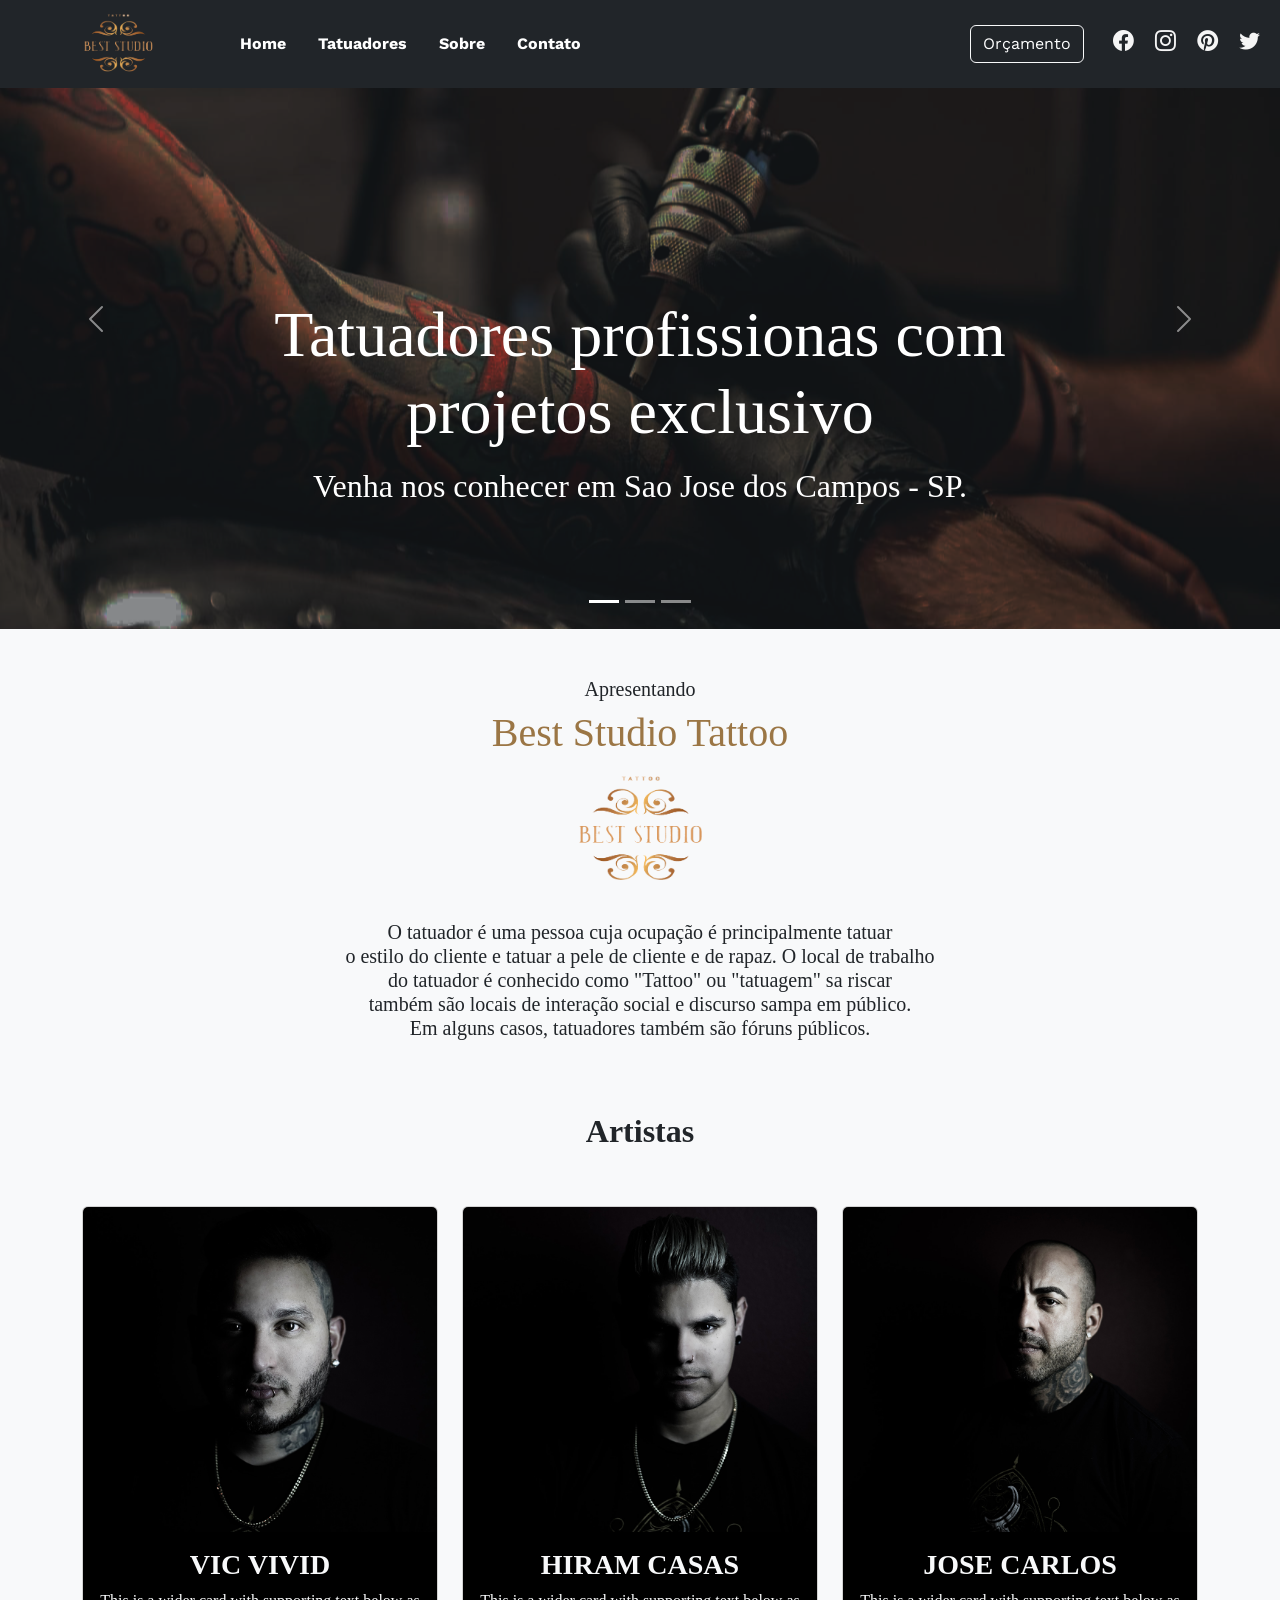
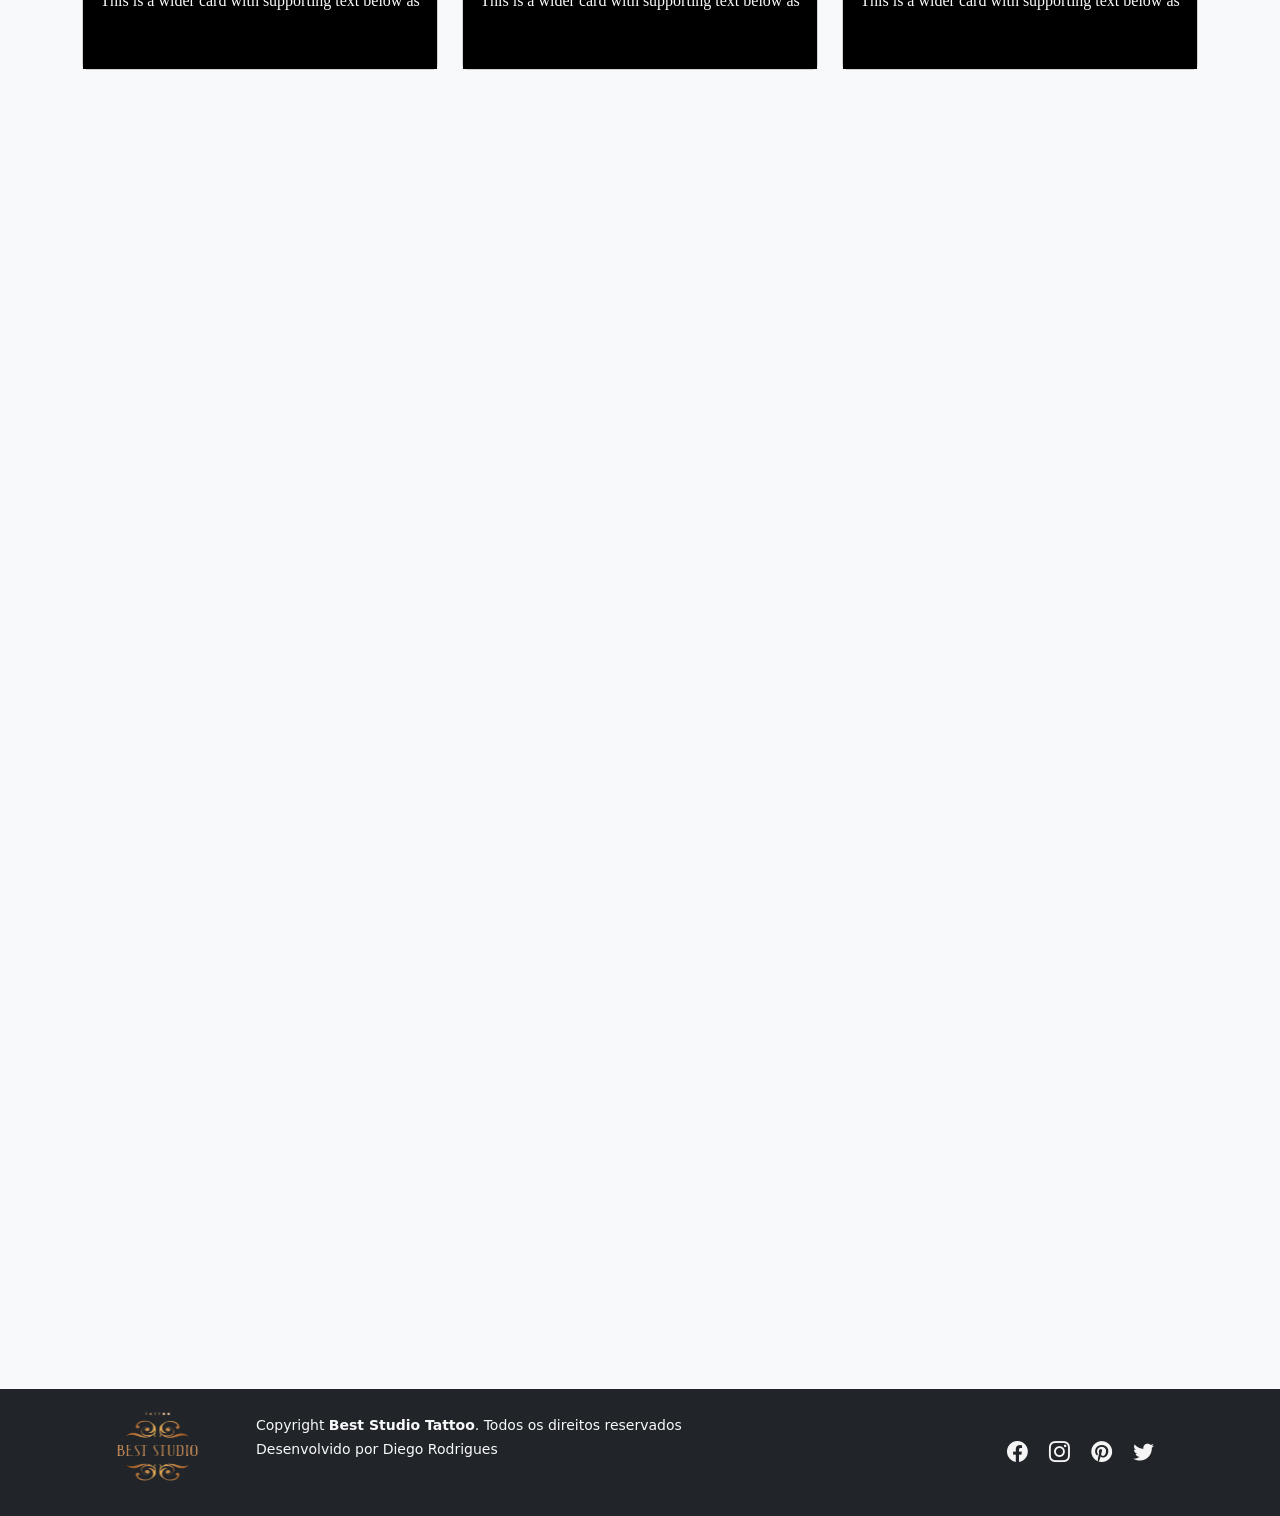
<file: index.html>
<!doctype html>
<html lang="pt-br">

<head>
  <!-- Required meta tags -->
  <meta charset="utf-8">
  <meta name="viewport" content="width=device-width, initial-scale=1">

  <!-- Fonts -->
  <link rel="preconnect" href="https://fonts.googleapis.com">
  <link rel="preconnect" href="https://fonts.gstatic.com" crossorigin>
  <link href="https://fonts.googleapis.com/css2?family=Work+Sans:wght@400;500&display=swap" rel="stylesheet">
  <!-- Icons -->
  <link rel="stylesheet" href="https://cdn.jsdelivr.net/npm/bootstrap-icons@1.7.0/font/bootstrap-icons.css">

  <!-- Bootstrap CSS -->
  <link href="https://cdn.jsdelivr.net/npm/bootstrap@5.1.3/dist/css/bootstrap.min.css" rel="stylesheet" integrity="sha384-1BmE4kWBq78iYhFldvKuhfTAU6auU8tT94WrHftjDbrCEXSU1oBoqyl2QvZ6jIW3" crossorigin="anonymous">
  <link rel="stylesheet" href="css/estilo.css">
  <title>Inkaos Tattoo</title>
</head>

<body class="bg-light">
  <nav class="navbar p-0 m-0 fixed-top navbar-expand-md navbar-dark bg-dark">
    <div class="container-fluid">
      <a class="navbar-brand mx-5 p-2" href="index.php">
        <img src="img/logotattoo.png" width="100px" title="Inkaos Tattoo" alt="Inkaos Tattoo">
      </a>
      <button class="navbar-toggler" type="button" data-bs-toggle="collapse" data-bs-target="#navbarNav"
        aria-controls="navbarNav" aria-expanded="false" aria-label="Toggle navigation">
        <span class="navbar-toggler-icon"></span>
      </button>
      <div class="collapse navbar-collapse mr-auto" id="navbarNav">
        <ul class="navbar-nav me-auto mb-md-0">
          <li class="nav-item d-none d-md-block mx-2">
            <a href="index.php" class="nav-link icone-home"> <strong>Home</strong></a>
          </li>

          <li class="nav-item mx-2">
            <a href="tatuadores.php" class="nav-link"> <strong>Tatuadores</strong></a>
          </li>

          <li class="nav-item mx-2">
            <a href="sobre.php" class="nav-link"><strong>Sobre</strong></a>
          </li>

          <li class="nav-item mx-2">
            <a href="contato.php" class="nav-link"><strong>Contato</strong></a>
          </li>
        </ul>
        <div class="d-none d-lg-block">
          <button class="btn btn-outline-light mx-3" type="button"><a href="contato.php">Orçamento</a></button>
          <a href=""><i class="bi bi-facebook mx-2 my-auto tam2"></i></a>
          <a href=""><i class="bi bi-instagram mx-2 my-auto tam3"></i></a>
          <a href=""><i class="bi bi-pinterest mx-2 my-auto tam4"></i></a>
          <a href=""><i class="bi bi-twitter mx-2 my-auto tam4"></i></a>
        </div>
      </div>
    </div>
  </nav>
  <main>
    <div class="pt-lg-1 pt-5 mt-lg-1 mt-4 bg-dark">
      <div id="carouselExampleCaptions" class="carousel slide" data-bs-ride="carousel">
        <div class="carousel-indicators">
          <button type="button" data-bs-target="#carouselExampleCaptions" data-bs-slide-to="0" class="active" aria-current="true" aria-label="Slide 1"></button>
          <button type="button" data-bs-target="#carouselExampleCaptions" data-bs-slide-to="1" aria-label="Slide 2"></button>
          <button type="button" data-bs-target="#carouselExampleCaptions" data-bs-slide-to="2" aria-label="Slide 3"></button>
        </div>
        <div class="carousel-inner">
          <div class="carousel-item active">
            <img src="img/carousel11.png" class="d-sm-block d-none w-100 op bg-painel">
            <img src="img/carousel111.png" class="d-sm-none w-100 bg-painel">
            <div class="carousel-caption my-5 mb-3 mb-md-5 py-5"> <br>
              <h1 class="py-2 my-0">Tatuadores profissionas com projetos exclusivo</h1>
              <h4 class="my-2 py-0">Venha nos conhecer em Sao Jose dos Campos - SP.</h4>
            </div>
          </div>
          <div class="carousel-item">
            <img src="img/carousel22.png" class="d-sm-block d-none w-100 op bg-painel">
            <img src="img/carousel222.png" class="d-sm-none w-100 bg-painel">
            <div class="carousel-caption my-5 mb-3 mb-md-5 py-5">
              <h1 class="py-2 anime my-0">Todos os estilos de tattoo em um só estúdio</h1>
              <h4 class="my-2 anime py-0">Realismo - Mangá - Geometria - Oriental - Blackwork.</h4>
            </div>
          </div>
          <div class="carousel-item">
            <img src="img/carousel33.png" class="d-sm-block d-none w-100 op bg-painel">
            <img src="img/carousel333.png" class="d-sm-none w-100 bg-painel">
            <div class="carousel-caption my-5 mb-3 mb-md-5 py-5">
              <h1 class="py-2 anime my-0">Há uma década oferecendo serviços de alta qualidade</h1>
              <h4 class="my-2 anime py-0">Tatuadores Experientes para Realizar a Tatuagem de Seus Sonhos.</h4>
            </div>
          </div>
        </div>
        <button class="carousel-control-prev" type="button" data-bs-target="#carouselExampleCaptions" data-bs-slide="prev">
          <span class="carousel-control-prev-icon" aria-hidden="true"></span>
          <span class="visually-hidden">Previous</span>
        </button>
        <button class="carousel-control-next" type="button" data-bs-target="#carouselExampleCaptions" data-bs-slide="next">
          <span class="carousel-control-next-icon" aria-hidden="true"></span>
          <span class="visually-hidden">Next</span>
        </button>
        <span id="sobrenos"></span>
      </div>
    </div>

    <section id="sobre" class="anime">
      <div class="text-center container color-exclusive fontOld my-5">
        <h5 class="text-dark">Apresentando</h5>
        <h1>Best Studio Tattoo</h1>
        <div>
          <img src="img/logotattoo.png" width="180px"> <br>
          <br>
        </div>
        <div class="text-dark text-center mb-md-4 container">
          <h5>O tatuador é uma pessoa cuja ocupação é
            principalmente tatuar <br class="d-md-block d-none"> o estilo do cliente
            e tatuar a pele de cliente
            e de rapaz. O local de trabalho <br class="d-md-block d-none"> do tatuador é
            conhecido como "Tattoo" ou "tatuagem" sa riscar<br> também
            são locais de interação social e discurso sampa em público. <br class="d-md-block d-none">
            Em alguns casos, tatuadores também são fóruns públicos.
          </h5>
        </div>
      </div>
    </section>

    <section id="Tatuadores"> <br>
      <h1 class="text-center text-dark"><strong>Artistas</strong> </h1> <br>
      <div class="container text-dark pt-4 fontOld">
        <div class="row row-cols-1 row-cols-md-3 g-4">
          <div class="col">
            <div class="card h-100">
              <img src="img/tattoocard1.jpg" class="card-img-top w-100" alt="...">
              <div class="card-body bg-black text-light text-center">
                <h3 class="card-title text-center"><strong>VIC VIVID</strong></h3>
                <p class="card-text">This is a wider card with supporting text below as </p> <br>
              </div>
            </div>
          </div>
          <div class="col">
            <div class="card h-100">
              <img src="img/tattoocard2.jpg" class="card-img-top w-100" alt="...">
              <div class="card-body bg-black text-light text-center">
                <h3 class="card-title text-center"><strong>HIRAM CASAS </strong></h3>
                <p class="card-text">This is a wider card with supporting text below as </p> <br>
              </div>
            </div>
          </div>
          <div class="col">
            <div class="card h-100">
              <img src="img/tattoocard3.jpg" class="card-img-top w-100" alt="...">
              <div class="card-body bg-black text-light text-center">
                <h3 class="card-title text-center"> <strong>JOSE CARLOS</strong> </h3>
                <p class="card-text">This is a wider card with supporting text below as
                </p> <br>
              </div>
            </div>
          </div>
        </div>
      </div>
    </section>

    <section id="destaque" class="py-4 anime">
      <div class="container-fluid mt-5 pt-5 fontOld bg-destaque">
        <div class="pt-5 mt-5">
          <h1 class="text-center mt-4">Fazer você bem
            são os quesitos determinantes<br> de um
            tatuador de sucesso.
          </h1>
          <div class="row">
            <div class="col-md-4"></div>
            <div class="col-md-4 m-5 p-5 pt-1 mt-md-0">
              <div class="m-md-5 my-md-0 p-md-5">
                <button class="btn btn-outline-light p-3" type="button">Orçamento</button>
              </div>
            </div>
            <div class="col-md-4"></div>
          </div>
        </div>
      </div>
    </section>


    <section id="contato" class="anime">
      <div class="container fontOld text-dark bg-light pt-5 my-5">
        <div class="card">
          <form class="needs-validation bg-light" novalidate method="post" action="envio.html">
            <div class="card-header">
              <h1>Contato para orçamentos</h1>
            </div>
            <div class="card-body">
              <div class="row g-3">
                <div class="col-md-5">
                  <label for="nome" class="form-label">Nome</label>
                  <input id="nome" name="nome" class="form-control" placeholder="Informe seu nome" type="text" required>
                  <div class="valid-feedback">Ok</div>
                  <div class="invalid-feedback">Informe o seu nome</div>
                </div>
                <div class="col-md-5">
                  <label for="email" class="form-label">Email </label>
                  <input type="email" id="email" name="email" class="form-control" placeholder="Informe email" required>
                  <div class="valid-feedback">Ok</div>
                  <div class="invalid-feedback">Informe seu email</div>
                </div>
                <div class="my-2 col-5">
                  <label for="Tatuadores" class="form-label">Escolha o Tatuador</label>
                  <select class="form-select" name="Tatuadoress" id="tatuadores">
                    <option value="1">VIC</option>
                    <option value="2">HIRAM</option>
                    <option value="3">CARLOS</option>
                  </select>
                </div>
                <div class="col-md-12">
                  <label for="comentario" class="form-label">Mensagem</label>
                  <textarea name="msg" id="msg" class="form-control" placeholder="Escreva um comentario" required rows="6"></textarea>
                </div>
              </div>
            </div>
            <div class="card-footer">
              <button class="btn btn-dark" type="submit" onclick="salvar();" data-bs-toggle="modal" data-bs-target="#enviarMensagem">
                Enviar Mensagem <i class="bi bi-reply"></i>
              </button>
            </div>
          </form>
        </div>
      </div>
    </section>

  </main>
  <footer>
    <div class="container-fluid bg-dark">
      <div class="container">
        <div class="row text-light">
          <div class="col-auto"> <img src="img/logotattoo.png" class="p-3" width="150px"></div>
          <div class="col my-4">
            <small>Copyright <strong>Best Studio Tattoo</strong>.
              Todos os direitos reservados
              <br>
              Desenvolvido por Diego Rodrigues
            </small>
          </div>
          <div class="col-4 text-end p-5"><a href=""><i class="bi bi-facebook mx-2 my-auto tam2"></i></a>
            <a href=""><i class="bi bi-instagram mx-2 my-auto tam3"></i></a>
            <a href=""><i class="bi bi-pinterest mx-2 my-auto tam4"></i></a>
            <a href=""><i class="bi bi-twitter mx-2 my-auto tam4"></i></a>
          </div>
        </div>

      </div>
    </div>
  </footer>


  
  <script src="https://cdnjs.cloudflare.com/ajax/libs/jquery/3.6.0/jquery.min.js" integrity="sha512-894YE6QWD5I59HgZOGReFYm4dnWc1Qt5NtvYSaNcOP+u1T9qYdvdihz0PPSiiqn/+/3e7Jo4EaG7TubfWGUrMQ==" crossorigin="anonymous" referrerpolicy="no-referrer"></script>
  <script src="js/anime.js"></script>
  <script src="js/jsTattoo.js"></script>
</body>

</html>
</file>
<file: css/estilo.css>
body {
    color: whitesmoke !important;
}

nav a {
    font-family: 'Work Sans', sans-serif;
    color: white !important;
    font-size: 1rem;
}
.navbar-hidden {
    transform: translateY(-100%);
    transition: transform 0.3s ease-out;
}
.bgbeje {
    background-color: #222227;

}

a:hover {
    color: rgb(252, 209, 130) !important;
}

a {
    text-decoration: none;

}

/* a:hover{ */
/* cor do Link ao passar o ponteiro do mouse */
.bg-painel {
    background-color: rgba(255, 255, 255, 0.897);
}

.op {
    opacity: 0.5 !important;
}

.tam1g {
    font-size: 1.3rem;
    color: whitesmoke;
    margin: auto;
}

.tam2 {
    font-size: 1.3rem;
    color: whitesmoke;
    margin: auto;
}

.tam3 {
    font-size: 1.3rem;
    color: whitesmoke;
    margin: auto;
}

.tam4 {
    font-size: 1.3rem;
    color: whitesmoke;
    margin: auto;
}


.tam1:hover {
    color: whitesmoke;
}

.tam2:hover {
    color: whitesmoke;
}

.tam3:hover {
    color: whitesmoke;
}

.tam4:hover {
    color: whitesmoke;
}

.carousel-inner h1 {
    font-family: 'Old Standard TT', serif;
}

.carousel-inner h2 {
    font-family: 'Old Standard TT', serif;
}

.carousel-inner h4 {
    font-family: 'Old Standard TT', serif;
}

@media (min-width: 576px) {
    #carouselExampleCaptions h1 {
        font-size: 1.5rem;
    }

    #carouselExampleCaptions h4 {
        font-size: 1rem;

    }

}

@media (max-width: 575.98px) {

    #carouselExampleCaptions h1 {
        font-size: 1.8rem;

    }

    #carouselExampleCaptions h4 {
        font-size: 0.8rem;
        padding-bottom: 0 !important;
        margin-top: 0rem;
        margin-bottom: 0rem;

    }

}


@media (min-width: 768px) {
    #carouselExampleCaptions h1 {
        font-size: 3rem;
    }

    #carouselExampleCaptions h4 {
        font-size: 2rem;
    }

}


@media (min-width: 992px) {
    #carouselExampleCaptions h1 {
        font-size: 4rem;
    }

    #carouselExampleCaptions h4 {
        font-size: 2rem;
    }

}


@media (min-width: 1200px) {
    #carouselExampleCaptions h1 {
        font-size: 4rem;
    }
}


@media (min-width: 1400px) {
    #carouselExampleCaptions h1 {
        font-size: 4rem;
    }
}

.fontOld {
    font-family: 'Old Standard TT', serif !important;

}

.bg-destaque {
    min-height: 500px;
    background-color: rgb(29, 29, 29);
    background-image: url("../img/ponteestai.png");
    background-attachment: fixed;
    background-position: center;
}

#Tatuadores {
    font-family: 'Old Standard TT', serif;
    color: rgb(53, 53, 53);
}

#Tatuadores h1 {
    font-size: 2rem;

}

#destaque {
    font-family: 'Old Standard TT', serif !important;
    color: whitesmoke;
}

.color-exclusive {
    color: rgb(155, 118, 69) !important;
}

.bg-orcamento {
    min-height: 400px;
    background-color: rgb(29, 29, 29);
    background-image: url("../img/ponteestai.png");
    background-attachment: fixed;
    background-position: center;
}

.bg-button {
    background-color: rgb(214, 214, 214) !important;
    color: rgb(53, 53, 53);
}

.bg-button:hover {
    background-color: rgb(189, 148, 94) !important;
    color: whitesmoke;
}

#contato .fontOld {
    font-size: 1.4rem;
}

.anime {
    opacity: 0 !important;
    transform: translate3d(-100px,0,0) !important;
    transition: .2s !important;
}

.anime-start { 
    opacity: 1 !important;
    transform: translate3d(0,0,0) !important;
}
</file>
